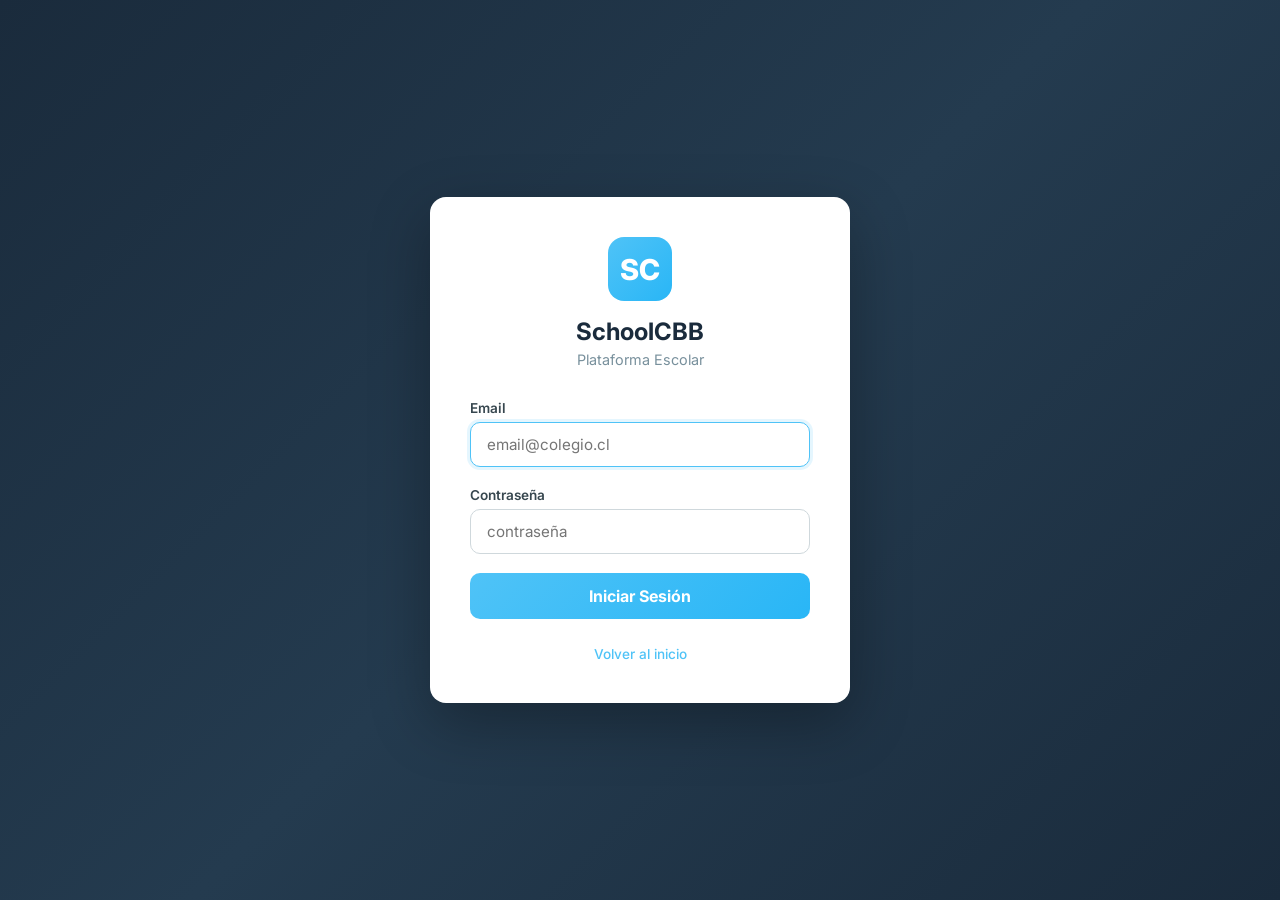
<file: packages/services/portal/templates/login.html>
<!DOCTYPE html>
<html lang="es">
<head>
  <meta charset="UTF-8">
  <meta name="viewport" content="width=device-width, initial-scale=1.0">
  <title>{{ title }}</title>
  <meta name="description" content="Inicia sesión en SchoolCBB - Plataforma de gestión escolar integral.">
  <link rel="preconnect" href="https://fonts.googleapis.com">
  <link href="https://fonts.googleapis.com/css2?family=Inter:wght@400;500;600;700;800&display=swap" rel="stylesheet">
  <style>
    *, *::before, *::after { box-sizing: border-box; margin: 0; padding: 0; }
    body {
      font-family: 'Inter', sans-serif;
      background: linear-gradient(135deg, #1a2b3c 0%, #243b4f 50%, #1a2b3c 100%);
      min-height: 100vh;
      display: flex;
      align-items: center;
      justify-content: center;
      padding: 1.5rem;
    }
    .login-card {
      background: #fff;
      border-radius: 16px;
      padding: 2.5rem;
      width: 100%;
      max-width: 420px;
      box-shadow: 0 20px 60px rgba(0,0,0,0.3);
    }
    .login-header { text-align: center; margin-bottom: 2rem; }
    .login-logo {
      width: 64px; height: 64px;
      background: linear-gradient(135deg, #4fc3f7, #29b6f6);
      border-radius: 16px;
      display: flex; align-items: center; justify-content: center;
      margin: 0 auto 1rem;
      font-size: 1.8rem; font-weight: 800; color: #fff;
    }
    .login-header h1 { font-size: 1.5rem; font-weight: 700; color: #1a2b3c; }
    .login-header p { font-size: 0.9rem; color: #78909c; margin-top: 0.3rem; }
    .field { margin-bottom: 1.2rem; }
    .field label { display: block; font-size: 0.85rem; font-weight: 600; color: #37474f; margin-bottom: 0.4rem; }
    .field input {
      width: 100%; padding: 0.75rem 1rem;
      border: 1.5px solid #cfd8dc; border-radius: 10px;
      font-family: 'Inter', sans-serif; font-size: 0.95rem;
      transition: border-color 0.2s;
      outline: none;
    }
    .field input:focus { border-color: #4fc3f7; box-shadow: 0 0 0 3px rgba(79,195,247,0.15); }
    .login-btn {
      width: 100%; padding: 0.8rem;
      background: linear-gradient(135deg, #4fc3f7, #29b6f6);
      color: #fff; border: none; border-radius: 10px;
      font-family: 'Inter', sans-serif; font-size: 1rem; font-weight: 700;
      cursor: pointer; transition: transform 0.15s, box-shadow 0.15s;
    }
    .login-btn:hover { transform: translateY(-1px); box-shadow: 0 4px 12px rgba(79,195,247,0.4); }
    .login-btn:disabled { opacity: 0.6; cursor: not-allowed; transform: none; }
    .login-error {
      background: #ffebee; color: #c62828; padding: 0.7rem 1rem;
      border-radius: 8px; font-size: 0.85rem; margin-bottom: 1rem; text-align: center;
    }
    .login-footer { text-align: center; margin-top: 1.5rem; }
    .login-footer a { color: #4fc3f7; text-decoration: none; font-size: 0.85rem; font-weight: 500; }
    .login-footer a:hover { text-decoration: underline; }
    .spinner-icon {
      display: inline-block; width: 18px; height: 18px;
      border: 2px solid rgba(255,255,255,0.3); border-top-color: #fff;
      border-radius: 50%; animation: spin 0.6s linear infinite;
      vertical-align: middle;
    }
    @keyframes spin { to { transform: rotate(360deg); } }
  </style>
</head>
<body>
  <div class="login-card">
    <div class="login-header">
      <div class="login-logo">SC</div>
      <h1>SchoolCBB</h1>
      <p>Plataforma Escolar</p>
    </div>
    <form id="loginForm" onsubmit="return handleLogin(event)">
      <div id="errorMsg" class="login-error" style="display:none"></div>
      <div class="field">
        <label for="email">Email</label>
        <input type="email" id="email" placeholder="email@colegio.cl" required autocomplete="email" autofocus>
      </div>
      <div class="field">
        <label for="password">Contraseña</label>
        <input type="password" id="password" placeholder="contraseña" required autocomplete="current-password">
      </div>
      <button type="submit" id="loginBtn" class="login-btn">Iniciar Sesión</button>
    </form>
    <div class="login-footer">
      <a href="/">Volver al inicio</a>
    </div>
  </div>
  <script>
    async function handleLogin(event) {
      event.preventDefault();
      const email = document.getElementById('email').value.trim();
      const password = document.getElementById('password').value;
      const errorEl = document.getElementById('errorMsg');
      const btn = document.getElementById('loginBtn');

      if (!email || !password) {
        showError('Email y contraseña son obligatorios');
        return false;
      }

      errorEl.style.display = 'none';
      btn.disabled = true;
      btn.textContent = 'Ingresando...';

      try {
        const resp = await fetch('/api/auth/login', {
          method: 'POST',
          headers: { 'Content-Type': 'application/json' },
          body: JSON.stringify({ email, password }),
        });
        const data = await resp.json();

        if (data.one_time_code) {
          window.location.href = 'http://localhost:8080/session-login?code=' + encodeURIComponent(data.one_time_code);
        } else {
          showError(data.error || 'Credenciales inválidas');
        }
      } catch (err) {
        showError('Error de conexión. Verifica que el servidor esté disponible.');
      } finally {
        btn.disabled = false;
        btn.textContent = 'Iniciar Sesión';
      }
      return false;
    }

    function showError(msg) {
      const el = document.getElementById('errorMsg');
      el.textContent = msg;
      el.style.display = 'block';
    }
  </script>
</body>
</html>
</file>
